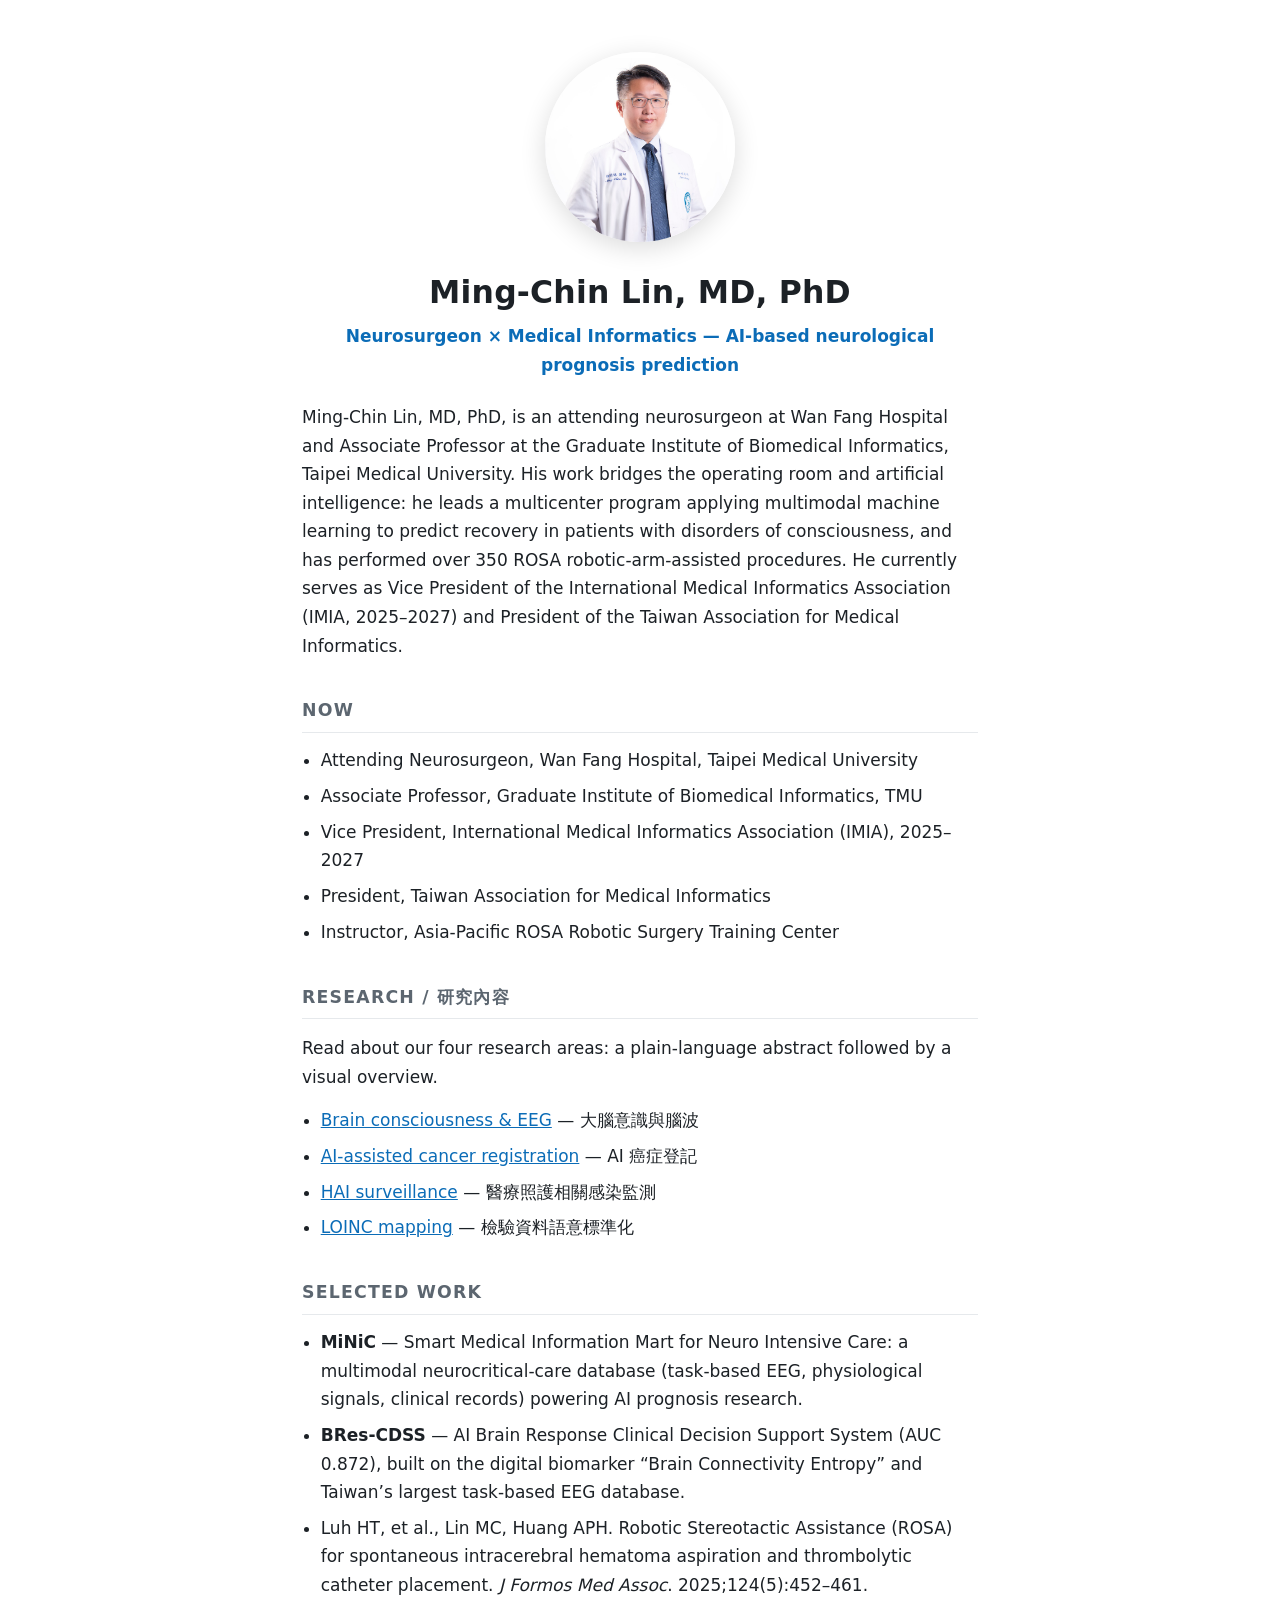
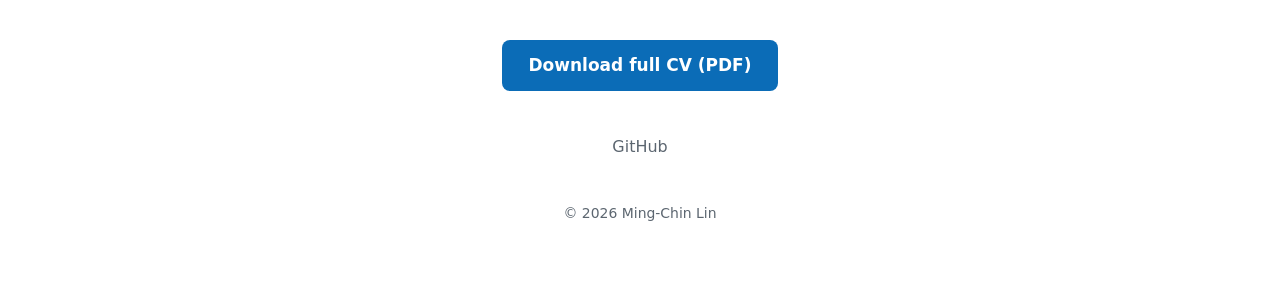
<file: index.html>
<!DOCTYPE html>
<html lang="en">
<head>
<meta charset="utf-8">
<meta name="viewport" content="width=device-width, initial-scale=1">
<title>Ming-Chin Lin, MD, PhD</title>
<meta name="description" content="Ming-Chin Lin, MD, PhD — Neurosurgeon and Medical Informatics researcher. AI-based neurological prognosis prediction.">
<style>
  :root { --accent:#0b6cb7; --ink:#1c2126; --muted:#5c6670; --line:#e6e9ec; --bg:#ffffff; }
  * { box-sizing:border-box; }
  body { margin:0; font:17px/1.68 -apple-system,"Segoe UI","Noto Sans TC",system-ui,sans-serif;
         color:var(--ink); background:var(--bg); }
  .wrap { max-width:720px; margin:0 auto; padding:52px 22px 80px; }
  .hero { text-align:center; margin-bottom:.6em; }
  .hero img { width:190px; height:190px; object-fit:cover; object-position:center 18%;
              border-radius:50%; box-shadow:0 6px 26px rgba(0,0,0,.14); }
  h1 { text-align:center; font-size:1.85em; margin:.5em 0 .1em; letter-spacing:.2px; }
  .tag { text-align:center; color:var(--accent); font-weight:600; margin:.1em 0 1.4em; }
  p { margin:.9em 0; }
  h2 { font-size:1.02em; text-transform:uppercase; letter-spacing:1.2px; color:var(--muted);
       border-bottom:1px solid var(--line); padding-bottom:6px; margin:2.1em 0 .8em; }
  ul { padding-left:1.1em; margin:.6em 0; }
  li { margin:.42em 0; }
  a { color:var(--accent); }
  .btn { display:inline-block; margin-top:.4em; padding:11px 26px; background:var(--accent);
         color:#fff; border-radius:8px; text-decoration:none; font-weight:600; }
  .btn:hover { background:#095a99; }
  .links { text-align:center; margin-top:2.4em; }
  .links a { display:inline-block; margin:0 10px; color:var(--muted); text-decoration:none; font-size:.94em; }
  .links a:hover { color:var(--accent); }
  footer { text-align:center; color:var(--muted); font-size:.82em; margin-top:3em; }
  @media (prefers-color-scheme: dark) {
    :root { --ink:#e8ebee; --muted:#9aa4ae; --line:#2a3138; --bg:#15191d; }
  }
</style>
</head>
<body>
<div class="wrap">
  <div class="hero"><img src="portrait.png" alt="Ming-Chin Lin, MD, PhD"></div>
  <h1>Ming-Chin Lin, MD, PhD</h1>
  <p class="tag">Neurosurgeon &times; Medical Informatics &mdash; AI-based neurological prognosis prediction</p>

  <p>Ming-Chin Lin, MD, PhD, is an attending neurosurgeon at Wan Fang Hospital and Associate Professor
  at the Graduate Institute of Biomedical Informatics, Taipei Medical University. His work bridges the
  operating room and artificial intelligence: he leads a multicenter program applying multimodal machine
  learning to predict recovery in patients with disorders of consciousness, and has performed over 350
  ROSA robotic-arm-assisted procedures. He currently serves as Vice President of the International Medical
  Informatics Association (IMIA, 2025&ndash;2027) and President of the Taiwan Association for Medical
  Informatics.</p>

  <h2>Now</h2>
  <ul>
    <li>Attending Neurosurgeon, Wan Fang Hospital, Taipei Medical University</li>
    <li>Associate Professor, Graduate Institute of Biomedical Informatics, TMU</li>
    <li>Vice President, International Medical Informatics Association (IMIA), 2025&ndash;2027</li>
    <li>President, Taiwan Association for Medical Informatics</li>
    <li>Instructor, Asia-Pacific ROSA Robotic Surgery Training Center</li>
  </ul>

  <h2>Research / 研究內容</h2>
  <p>Read about our four research areas: a plain-language abstract followed by a visual overview.</p>
  <ul>
    <li><a href="research/brain-consciousness/?lang=zh">Brain consciousness &amp; EEG</a> — 大腦意識與腦波</li>
    <li><a href="research/ai-cancer-registry/?lang=zh">AI-assisted cancer registration</a> — AI 癌症登記</li>
    <li><a href="research/hai-surveillance/?lang=zh">HAI surveillance</a> — 醫療照護相關感染監測</li>
    <li><a href="research/loinc-mapping/?lang=zh">LOINC mapping</a> — 檢驗資料語意標準化</li>
  </ul>

  <h2>Selected Work</h2>
  <ul>
    <li><strong>MiNiC</strong> &mdash; Smart Medical Information Mart for Neuro Intensive Care: a multimodal
    neurocritical-care database (task-based EEG, physiological signals, clinical records) powering AI
    prognosis research.</li>
    <li><strong>BRes-CDSS</strong> &mdash; AI Brain Response Clinical Decision Support System (AUC 0.872),
    built on the digital biomarker &ldquo;Brain Connectivity Entropy&rdquo; and Taiwan&rsquo;s largest
    task-based EEG database.</li>
    <li>Luh HT, et al., Lin MC, Huang APH. Robotic Stereotactic Assistance (ROSA) for spontaneous
    intracerebral hematoma aspiration and thrombolytic catheter placement.
    <em>J Formos Med Assoc</em>. 2025;124(5):452&ndash;461.</li>
  </ul>

  <p style="text-align:center;margin-top:2em;">
    <a class="btn" href="Ming-Chin_Lin_CV_2026.pdf">Download full CV (PDF)</a>
  </p>

  <div class="links">
    <a href="https://github.com/arbiterski">GitHub</a>
    <!-- 之後可加: <a href="https://orcid.org/XXXX">ORCID</a> <a href="mailto:you@example.com">Email</a> -->
  </div>

  <footer>&copy; 2026 Ming-Chin Lin</footer>
</div>
</body>
</html>
</file>
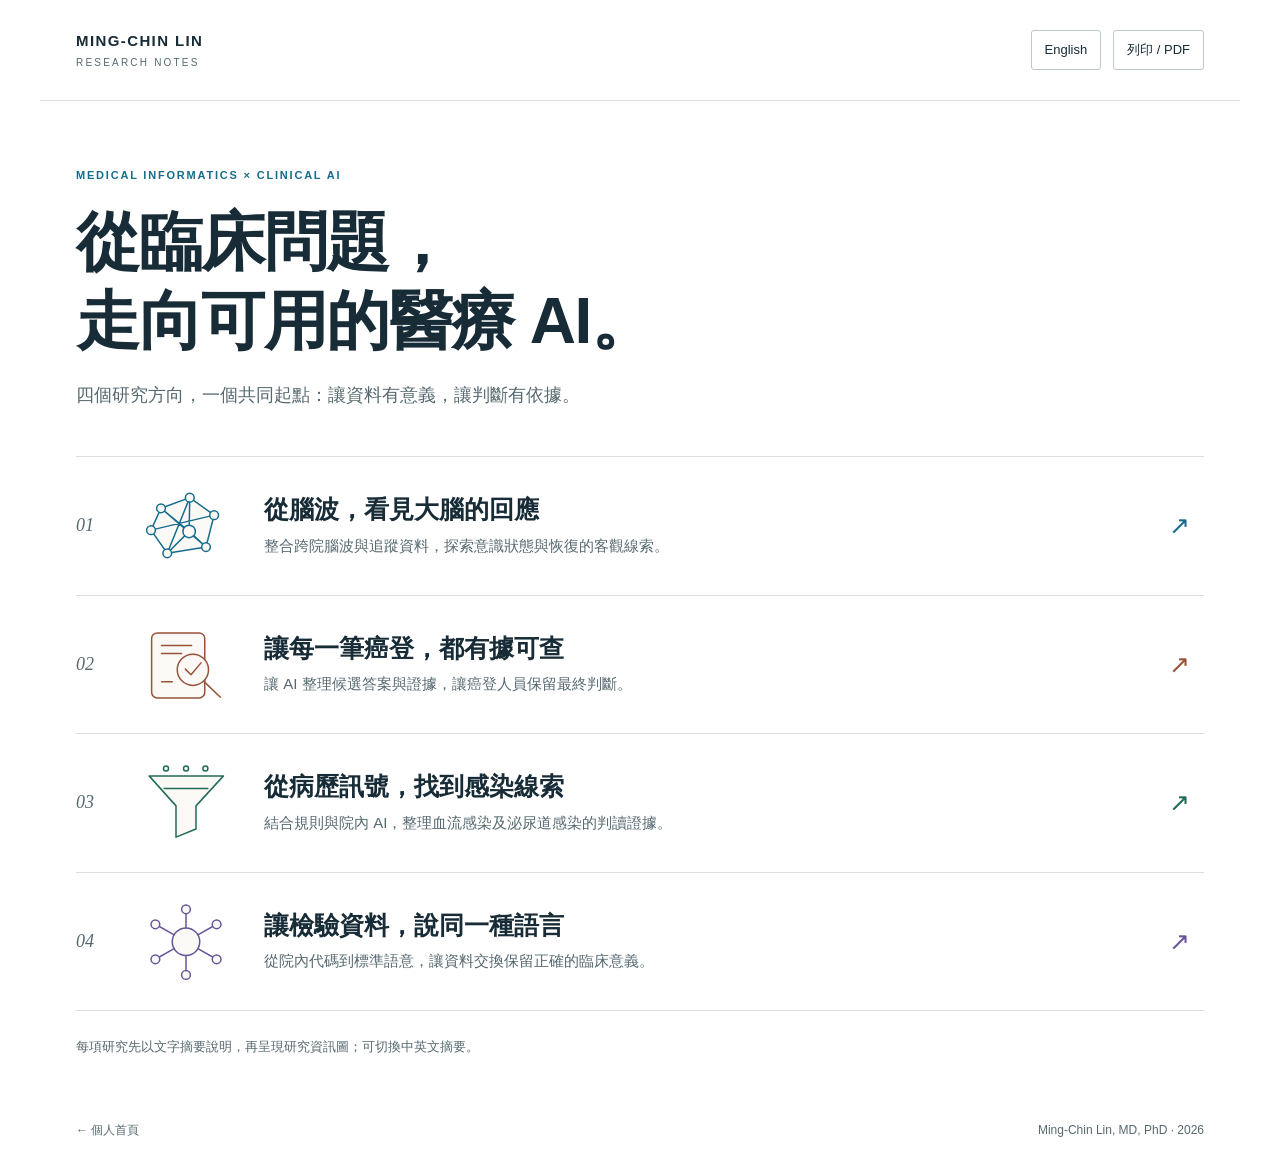
<file: research/index.html>
<!doctype html><html lang="zh-Hant"><head><meta charset="utf-8">
<meta name="viewport" content="width=device-width,initial-scale=1">
<title>研究計畫圖解 | Ming-Chin Lin Research</title>
<meta name="description" content="林明錦研究計畫圖解：大腦意識、AI 癌症登記、HAI 感染監測與 LOINC 對應。Bilingual graphical research abstracts.">
<link rel="stylesheet" href="assets/research.css"><script defer src="assets/research.js"></script></head><body>
<a class="skip" href="#main">Skip to content / 跳至內容</a>
<header class="site-header"><a class="brand" href="../" aria-label="Ming-Chin Lin home">MING-CHIN LIN <span>RESEARCH NOTES</span></a>
<div class="tools"><button id="language" type="button" aria-label="Switch to English">English</button><button class="print" type="button" data-zh="列印 / PDF" data-en="Print / PDF">列印 / PDF</button></div></header><main id="main" class="overview"><div class="eyebrow">MEDICAL INFORMATICS × CLINICAL AI</div>
<h1 class="" data-zh="從臨床問題，
走向可用的醫療 AI。" data-en="From clinical questions
to useful medical AI.">從臨床問題，
走向可用的醫療 AI。</h1>
<p class="intro" data-zh="四個研究方向，一個共同起點：讓資料有意義，讓判斷有依據。" data-en="Four research directions. One shared foundation: meaningful data and evidence-based judgment.">四個研究方向，一個共同起點：讓資料有意義，讓判斷有依據。</p>
<div class="research-list"><a class="research-row" href="brain-consciousness/" style="--accent:#166c8c"><span class="row-number">01</span>
<div class="row-icon"><svg viewBox="0 0 160 140" aria-hidden="true" focusable="false"><g fill="var(--paper)" stroke="currentColor" stroke-width="2.4" stroke-linecap="round" stroke-linejoin="round"><path d="m40 42 46-17 39 28-13 51-62 10-26-37 16-35m0 0 72 62M86 25 50 114m-26-37 101-24M40 42l45 37 27 25m-27-25 1-54m-1 54-35 35"/><circle cx="40" cy="42" r="7"/><circle cx="86" cy="25" r="7"/><circle cx="125" cy="53" r="7"/><circle cx="112" cy="104" r="7"/><circle cx="50" cy="114" r="7"/><circle cx="24" cy="77" r="7"/><circle cx="85" cy="79" r="10"/></g></svg></div><div><h2 class="" data-zh="從腦波，看見大腦的回應" data-en="Making brain responses visible">從腦波，看見大腦的回應</h2><p class="" data-zh="整合跨院腦波與追蹤資料，探索意識狀態與恢復的客觀線索。" data-en="Connecting multicenter EEG and follow-up data to investigate consciousness and recovery.">整合跨院腦波與追蹤資料，探索意識狀態與恢復的客觀線索。</p></div><span class="row-arrow" aria-hidden="true">↗</span></a><a class="research-row" href="ai-cancer-registry/" style="--accent:#995238"><span class="row-number">02</span>
<div class="row-icon"><svg viewBox="0 0 160 140" aria-hidden="true" focusable="false"><g fill="var(--paper)" stroke="currentColor" stroke-width="2.4" stroke-linecap="round" stroke-linejoin="round"><rect x="25" y="19" width="85" height="104" rx="9"/><path d="M41 39h48M41 52h32M41 97h17"/><circle cx="91" cy="78" r="25"/><path d="m109 97 26 25m-56-45 9 9 16-19"/></g></svg></div><div><h2 class="" data-zh="讓每一筆癌登，都有據可查" data-en="Cancer registration with traceable evidence">讓每一筆癌登，都有據可查</h2><p class="" data-zh="讓 AI 整理候選答案與證據，讓癌登人員保留最終判斷。" data-en="AI organizes candidate answers and evidence; cancer registrars retain the final judgment.">讓 AI 整理候選答案與證據，讓癌登人員保留最終判斷。</p></div><span class="row-arrow" aria-hidden="true">↗</span></a><a class="research-row" href="hai-surveillance/" style="--accent:#226a59"><span class="row-number">03</span>
<div class="row-icon"><svg viewBox="0 0 160 140" aria-hidden="true" focusable="false"><g fill="var(--paper)" stroke="currentColor" stroke-width="2.4" stroke-linecap="round" stroke-linejoin="round"><path d="M21 27h119L96 75v37l-32 13V75Z"/><circle cx="48" cy="15" r="4"/><circle cx="80" cy="15" r="4"/><circle cx="111" cy="15" r="4"/><path d="M45 47h70"/></g></svg></div><div><h2 class="" data-zh="從病歷訊號，找到感染線索" data-en="From clinical signals to infection evidence">從病歷訊號，找到感染線索</h2><p class="" data-zh="結合規則與院內 AI，整理血流感染及泌尿道感染的判讀證據。" data-en="Combine rules and on-premise AI to organize evidence for bloodstream and urinary tract infection surveillance.">結合規則與院內 AI，整理血流感染及泌尿道感染的判讀證據。</p></div><span class="row-arrow" aria-hidden="true">↗</span></a><a class="research-row" href="loinc-mapping/" style="--accent:#68569a"><span class="row-number">04</span>
<div class="row-icon"><svg viewBox="0 0 160 140" aria-hidden="true" focusable="false"><g fill="var(--paper)" stroke="currentColor" stroke-width="2.4" stroke-linecap="round" stroke-linejoin="round"><circle cx="80" cy="70" r="22"/><path d="M80 18v30m0 44v31m-49-81 30 17m38 22 30 17M31 98l30-17m38-22 30-17"/><circle cx="80" cy="18" r="7"/><circle cx="80" cy="123" r="7"/><circle cx="31" cy="42" r="7"/><circle cx="31" cy="98" r="7"/><circle cx="129" cy="42" r="7"/><circle cx="129" cy="98" r="7"/></g></svg></div><div><h2 class="" data-zh="讓檢驗資料，說同一種語言" data-en="A shared language for laboratory data">讓檢驗資料，說同一種語言</h2><p class="" data-zh="從院內代碼到標準語意，讓資料交換保留正確的臨床意義。" data-en="From local codes to shared semantics: preserving clinical meaning during data exchange.">從院內代碼到標準語意，讓資料交換保留正確的臨床意義。</p></div><span class="row-arrow" aria-hidden="true">↗</span></a></div>
<div class="overview-note"><p class="" data-zh="每項研究先以文字摘要說明，再呈現研究資訊圖；可切換中英文摘要。" data-en="Read each abstract first, then explore the infographic. Abstracts are available in Chinese and English.">每項研究先以文字摘要說明，再呈現研究資訊圖；可切換中英文摘要。</p></div></main><footer><a href="../"><span class="" data-zh="← 個人首頁" data-en="← Personal homepage">← 個人首頁</span></a><span>Ming-Chin Lin, MD, PhD · 2026</span></footer></body></html>
</file>
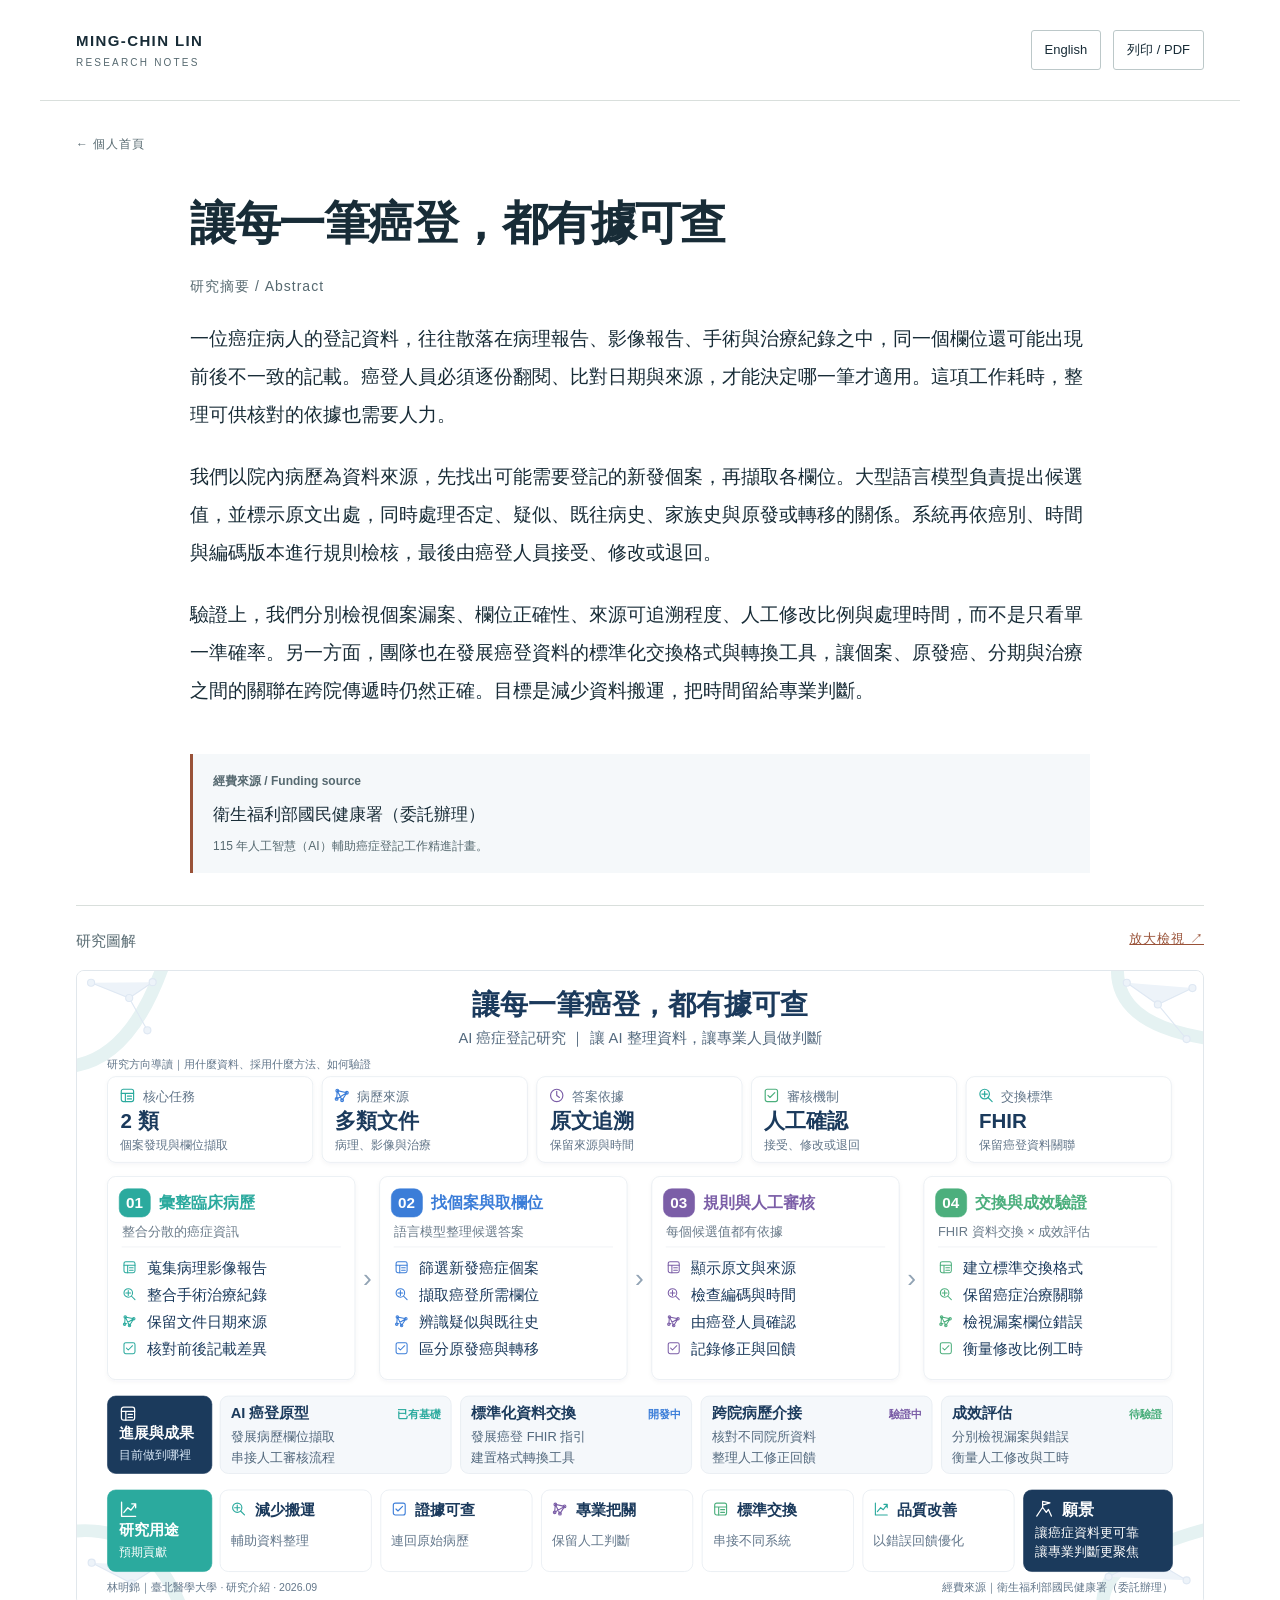
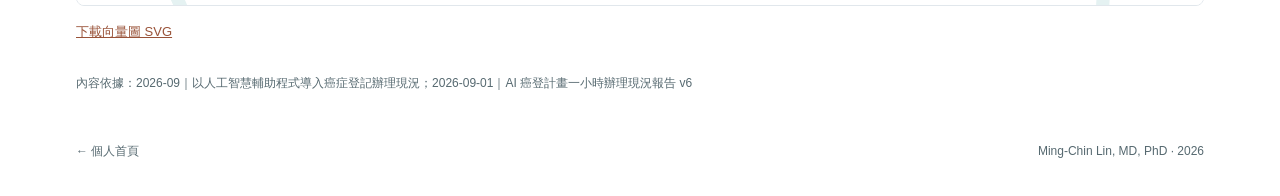
<file: research/ai-cancer-registry/index.html>
<!doctype html><html lang="zh-Hant"><head><meta charset="utf-8">
<meta name="viewport" content="width=device-width,initial-scale=1">
<title>讓每一筆癌登，都有據可查 | Ming-Chin Lin Research</title>
<meta name="description" content="林明錦研究計畫圖解：大腦意識、AI 癌症登記、HAI 感染監測與 LOINC 對應。Bilingual graphical research abstracts.">
<link rel="stylesheet" href="../assets/research.css"><script defer src="../assets/research.js"></script></head><body>
<a class="skip" href="#main">Skip to content / 跳至內容</a>
<header class="site-header"><a class="brand" href="../../" aria-label="Ming-Chin Lin home">MING-CHIN LIN <span>RESEARCH NOTES</span></a>
<div class="tools"><button id="language" type="button" aria-label="Switch to English">English</button><button class="print" type="button" data-zh="列印 / PDF" data-en="Print / PDF">列印 / PDF</button></div></header><main id="main" class="research-content" style="--accent:#995238">
<a class="back" href="../../"><span class="" data-zh="← 個人首頁" data-en="← Biography">← 個人首頁</span></a>
<article>
<header class="content-heading"><h1 class="" data-zh="讓每一筆癌登，都有據可查" data-en="Cancer registration with traceable evidence">讓每一筆癌登，都有據可查</h1><p class="abstract-label" data-zh="研究摘要 / Abstract" data-en="Abstract">研究摘要 / Abstract</p></header>
<div class="summary-copy"><p class="" data-zh="一位癌症病人的登記資料，往往散落在病理報告、影像報告、手術與治療紀錄之中，同一個欄位還可能出現前後不一致的記載。癌登人員必須逐份翻閱、比對日期與來源，才能決定哪一筆才適用。這項工作耗時，整理可供核對的依據也需要人力。" data-en="The registry information for a single cancer patient is often scattered across pathology reports, imaging reports, and surgical and treatment records, and the same field may carry conflicting entries. Registrars must read each document, compare dates and sources, and decide which value applies. The work is time-consuming, and organizing evidence for later review also requires staff effort.">一位癌症病人的登記資料，往往散落在病理報告、影像報告、手術與治療紀錄之中，同一個欄位還可能出現前後不一致的記載。癌登人員必須逐份翻閱、比對日期與來源，才能決定哪一筆才適用。這項工作耗時，整理可供核對的依據也需要人力。</p><p class="" data-zh="我們以院內病歷為資料來源，先找出可能需要登記的新發個案，再擷取各欄位。大型語言模型負責提出候選值，並標示原文出處，同時處理否定、疑似、既往病史、家族史與原發或轉移的關係。系統再依癌別、時間與編碼版本進行規則檢核，最後由癌登人員接受、修改或退回。" data-en="Using in-hospital clinical records as the source, we first identify newly diagnosed cases that may require registration, then extract individual fields. A large language model proposes candidate values and marks where each one appears in the original text, while handling negation, uncertainty, past medical history, family history, and primary versus metastatic relationships. The system then applies rule checks by cancer type, timing, and coding version, and registrars accept, revise, or reject each result.">我們以院內病歷為資料來源，先找出可能需要登記的新發個案，再擷取各欄位。大型語言模型負責提出候選值，並標示原文出處，同時處理否定、疑似、既往病史、家族史與原發或轉移的關係。系統再依癌別、時間與編碼版本進行規則檢核，最後由癌登人員接受、修改或退回。</p><p class="" data-zh="驗證上，我們分別檢視個案漏案、欄位正確性、來源可追溯程度、人工修改比例與處理時間，而不是只看單一準確率。另一方面，團隊也在發展癌登資料的標準化交換格式與轉換工具，讓個案、原發癌、分期與治療之間的關聯在跨院傳遞時仍然正確。目標是減少資料搬運，把時間留給專業判斷。" data-en="For evaluation, we separately examine missed cases, field accuracy, evidence traceability, correction rates, and processing time, rather than reporting a single accuracy figure. In parallel, the team is developing standardized exchange formats and conversion tools for registry data so that the links among patients, primary cancers, staging, and treatment remain correct when data move between institutions. The goal is less manual data transfer and more time for professional judgment.">驗證上，我們分別檢視個案漏案、欄位正確性、來源可追溯程度、人工修改比例與處理時間，而不是只看單一準確率。另一方面，團隊也在發展癌登資料的標準化交換格式與轉換工具，讓個案、原發癌、分期與治療之間的關聯在跨院傳遞時仍然正確。目標是減少資料搬運，把時間留給專業判斷。</p></div>
<aside class="funding"><strong><span class="" data-zh="經費來源 / Funding source" data-en="Funding source">經費來源 / Funding source</span></strong><p class="funding-name" data-zh="衛生福利部國民健康署（委託辦理）" data-en="Health Promotion Administration, Ministry of Health and Welfare, Taiwan (commissioned project)">衛生福利部國民健康署（委託辦理）</p><p class="funding-note" data-zh="115 年人工智慧（AI）輔助癌症登記工作精進計畫。" data-en="2026 AI-assisted cancer registration improvement project.">115 年人工智慧（AI）輔助癌症登記工作精進計畫。</p></aside>
<figure class="infographic">
<figcaption><span class="" data-zh="研究圖解" data-en="Research infographic (Traditional Chinese)">研究圖解</span><a href="../assets/infographics/ai-cancer-registry.svg" target="_blank" rel="noopener"><span class="" data-zh="放大檢視 ↗" data-en="View full size ↗">放大檢視 ↗</span></a></figcaption>
<a href="../assets/infographics/ai-cancer-registry.svg" target="_blank" rel="noopener" aria-label="放大研究資訊圖 / Enlarge infographic"><img src="../assets/infographics/ai-cancer-registry.svg" width="1920" height="1080" alt="讓每一筆癌登，都有據可查：研究方向、方法學、目前進展與成果、預期用途；各項成果標示研究狀態。"></a>
<div class="image-downloads"><a href="../assets/infographics/ai-cancer-registry.svg" download><span class="" data-zh="下載向量圖 SVG" data-en="Download SVG">下載向量圖 SVG</span></a></div>
</figure>
<p class="source-note"><span class="" data-zh="內容依據：" data-en="Source documents: ">內容依據：</span>2026-09｜以人工智慧輔助程式導入癌症登記辦理現況；2026-09-01｜AI 癌登計畫一小時辦理現況報告 v6</p>
</article></main><footer><a href="../../"><span class="" data-zh="← 個人首頁" data-en="← Biography">← 個人首頁</span></a><span>Ming-Chin Lin, MD, PhD · 2026</span></footer></body></html>
</file>
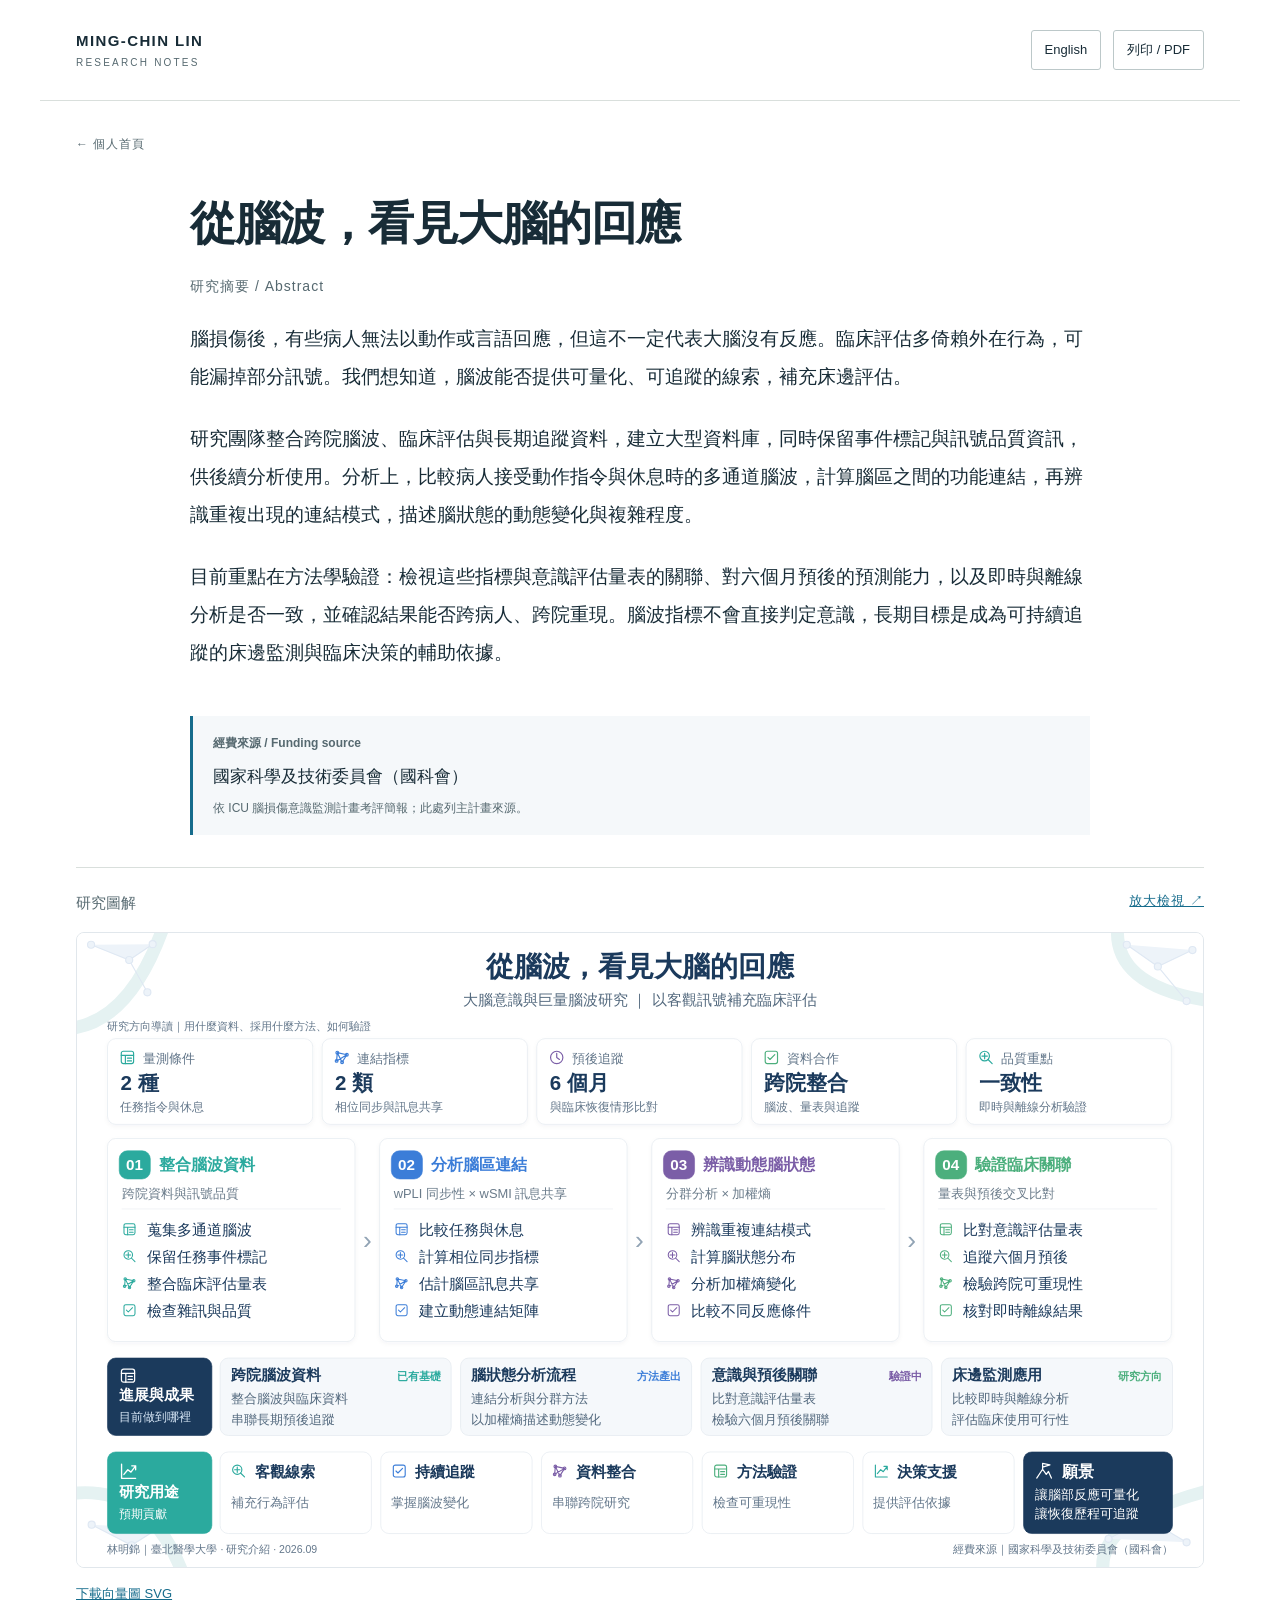
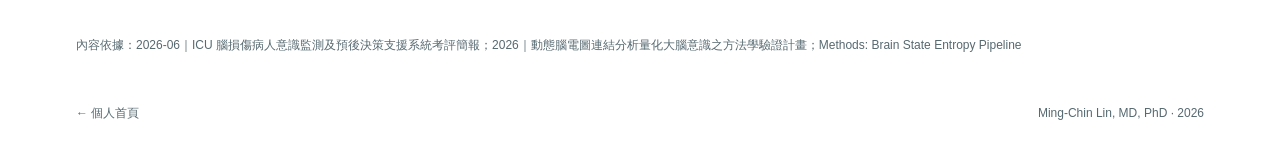
<file: research/brain-consciousness/index.html>
<!doctype html><html lang="zh-Hant"><head><meta charset="utf-8">
<meta name="viewport" content="width=device-width,initial-scale=1">
<title>從腦波，看見大腦的回應 | Ming-Chin Lin Research</title>
<meta name="description" content="林明錦研究計畫圖解：大腦意識、AI 癌症登記、HAI 感染監測與 LOINC 對應。Bilingual graphical research abstracts.">
<link rel="stylesheet" href="../assets/research.css"><script defer src="../assets/research.js"></script></head><body>
<a class="skip" href="#main">Skip to content / 跳至內容</a>
<header class="site-header"><a class="brand" href="../../" aria-label="Ming-Chin Lin home">MING-CHIN LIN <span>RESEARCH NOTES</span></a>
<div class="tools"><button id="language" type="button" aria-label="Switch to English">English</button><button class="print" type="button" data-zh="列印 / PDF" data-en="Print / PDF">列印 / PDF</button></div></header><main id="main" class="research-content" style="--accent:#166c8c">
<a class="back" href="../../"><span class="" data-zh="← 個人首頁" data-en="← Biography">← 個人首頁</span></a>
<article>
<header class="content-heading"><h1 class="" data-zh="從腦波，看見大腦的回應" data-en="Making brain responses visible">從腦波，看見大腦的回應</h1><p class="abstract-label" data-zh="研究摘要 / Abstract" data-en="Abstract">研究摘要 / Abstract</p></header>
<div class="summary-copy"><p class="" data-zh="腦損傷後，有些病人無法以動作或言語回應，但這不一定代表大腦沒有反應。臨床評估多倚賴外在行為，可能漏掉部分訊號。我們想知道，腦波能否提供可量化、可追蹤的線索，補充床邊評估。" data-en="After brain injury, some patients cannot respond through movement or speech, yet this does not necessarily mean the brain is unresponsive. Clinical assessment relies largely on observable behavior and may miss part of the picture. We ask whether EEG can offer quantifiable, trackable clues that complement bedside evaluation.">腦損傷後，有些病人無法以動作或言語回應，但這不一定代表大腦沒有反應。臨床評估多倚賴外在行為，可能漏掉部分訊號。我們想知道，腦波能否提供可量化、可追蹤的線索，補充床邊評估。</p><p class="" data-zh="研究團隊整合跨院腦波、臨床評估與長期追蹤資料，建立大型資料庫，同時保留事件標記與訊號品質資訊，供後續分析使用。分析上，比較病人接受動作指令與休息時的多通道腦波，計算腦區之間的功能連結，再辨識重複出現的連結模式，描述腦狀態的動態變化與複雜程度。" data-en="The team is building a large multicenter database that integrates EEG, clinical assessments, and long-term follow-up, while preserving event annotations and signal-quality information for later analysis. Analytically, we compare multichannel EEG recorded during movement instructions and at rest, estimate functional connectivity between brain regions, identify recurring connectivity patterns, and describe the dynamics and complexity of brain states.">研究團隊整合跨院腦波、臨床評估與長期追蹤資料，建立大型資料庫，同時保留事件標記與訊號品質資訊，供後續分析使用。分析上，比較病人接受動作指令與休息時的多通道腦波，計算腦區之間的功能連結，再辨識重複出現的連結模式，描述腦狀態的動態變化與複雜程度。</p><p class="" data-zh="目前重點在方法學驗證：檢視這些指標與意識評估量表的關聯、對六個月預後的預測能力，以及即時與離線分析是否一致，並確認結果能否跨病人、跨院重現。腦波指標不會直接判定意識，長期目標是成為可持續追蹤的床邊監測與臨床決策的輔助依據。" data-en="The current focus is methodological validation: examining how these measures relate to consciousness assessment scales, whether they predict six-month outcome, whether real-time and offline analyses agree, and whether results reproduce across patients and sites. EEG measures will not determine consciousness on their own. The long-term aim is to support longitudinal bedside monitoring and clinical decision-making.">目前重點在方法學驗證：檢視這些指標與意識評估量表的關聯、對六個月預後的預測能力，以及即時與離線分析是否一致，並確認結果能否跨病人、跨院重現。腦波指標不會直接判定意識，長期目標是成為可持續追蹤的床邊監測與臨床決策的輔助依據。</p></div>
<aside class="funding"><strong><span class="" data-zh="經費來源 / Funding source" data-en="Funding source">經費來源 / Funding source</span></strong><p class="funding-name" data-zh="國家科學及技術委員會（國科會）" data-en="National Science and Technology Council (NSTC), Taiwan">國家科學及技術委員會（國科會）</p><p class="funding-note" data-zh="依 ICU 腦損傷意識監測計畫考評簡報；此處列主計畫來源。" data-en="Source of the main ICU brain-injury monitoring program, as identified in its review presentation.">依 ICU 腦損傷意識監測計畫考評簡報；此處列主計畫來源。</p></aside>
<figure class="infographic">
<figcaption><span class="" data-zh="研究圖解" data-en="Research infographic (Traditional Chinese)">研究圖解</span><a href="../assets/infographics/brain-consciousness.svg" target="_blank" rel="noopener"><span class="" data-zh="放大檢視 ↗" data-en="View full size ↗">放大檢視 ↗</span></a></figcaption>
<a href="../assets/infographics/brain-consciousness.svg" target="_blank" rel="noopener" aria-label="放大研究資訊圖 / Enlarge infographic"><img src="../assets/infographics/brain-consciousness.svg" width="1920" height="1080" alt="從腦波，看見大腦的回應：研究方向、方法學、目前進展與成果、預期用途；各項成果標示研究狀態。"></a>
<div class="image-downloads"><a href="../assets/infographics/brain-consciousness.svg" download><span class="" data-zh="下載向量圖 SVG" data-en="Download SVG">下載向量圖 SVG</span></a></div>
</figure>
<p class="source-note"><span class="" data-zh="內容依據：" data-en="Source documents: ">內容依據：</span>2026-06｜ICU 腦損傷病人意識監測及預後決策支援系統考評簡報；2026｜動態腦電圖連結分析量化大腦意識之方法學驗證計畫；Methods: Brain State Entropy Pipeline</p>
</article></main><footer><a href="../../"><span class="" data-zh="← 個人首頁" data-en="← Biography">← 個人首頁</span></a><span>Ming-Chin Lin, MD, PhD · 2026</span></footer></body></html>
</file>
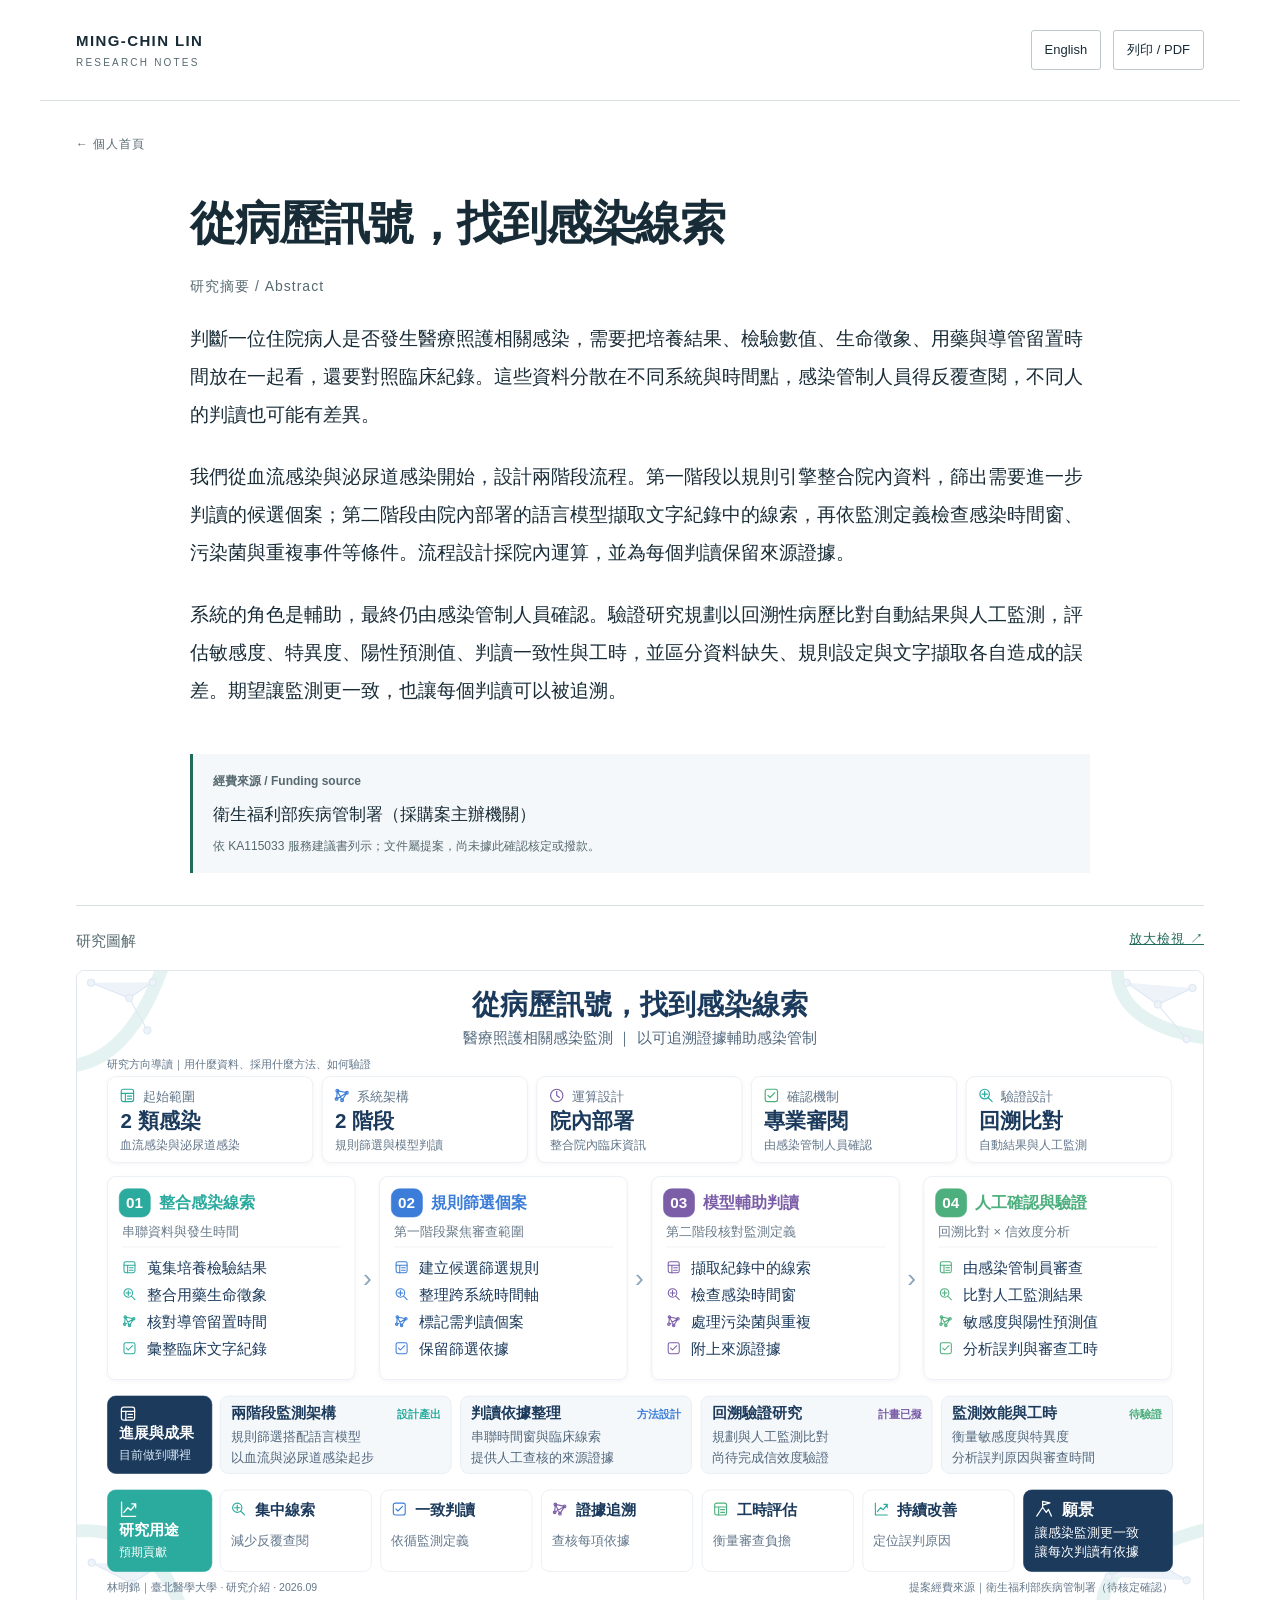
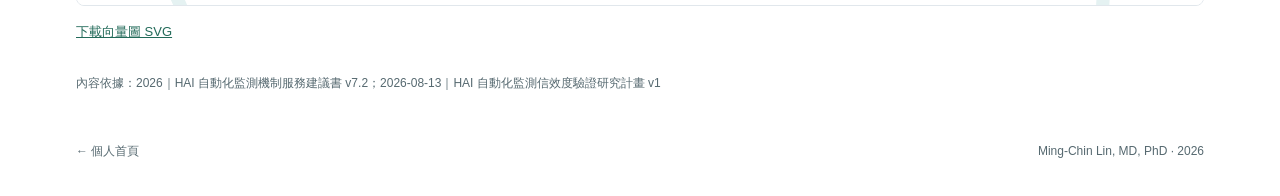
<file: research/hai-surveillance/index.html>
<!doctype html><html lang="zh-Hant"><head><meta charset="utf-8">
<meta name="viewport" content="width=device-width,initial-scale=1">
<title>從病歷訊號，找到感染線索 | Ming-Chin Lin Research</title>
<meta name="description" content="林明錦研究計畫圖解：大腦意識、AI 癌症登記、HAI 感染監測與 LOINC 對應。Bilingual graphical research abstracts.">
<link rel="stylesheet" href="../assets/research.css"><script defer src="../assets/research.js"></script></head><body>
<a class="skip" href="#main">Skip to content / 跳至內容</a>
<header class="site-header"><a class="brand" href="../../" aria-label="Ming-Chin Lin home">MING-CHIN LIN <span>RESEARCH NOTES</span></a>
<div class="tools"><button id="language" type="button" aria-label="Switch to English">English</button><button class="print" type="button" data-zh="列印 / PDF" data-en="Print / PDF">列印 / PDF</button></div></header><main id="main" class="research-content" style="--accent:#226a59">
<a class="back" href="../../"><span class="" data-zh="← 個人首頁" data-en="← Biography">← 個人首頁</span></a>
<article>
<header class="content-heading"><h1 class="" data-zh="從病歷訊號，找到感染線索" data-en="From clinical signals to infection evidence">從病歷訊號，找到感染線索</h1><p class="abstract-label" data-zh="研究摘要 / Abstract" data-en="Abstract">研究摘要 / Abstract</p></header>
<div class="summary-copy"><p class="" data-zh="判斷一位住院病人是否發生醫療照護相關感染，需要把培養結果、檢驗數值、生命徵象、用藥與導管留置時間放在一起看，還要對照臨床紀錄。這些資料分散在不同系統與時間點，感染管制人員得反覆查閱，不同人的判讀也可能有差異。" data-en="Deciding whether a hospitalized patient has developed a healthcare-associated infection means viewing culture results, laboratory values, vital signs, medications, and device placement timing together, and checking them against clinical notes. These data sit in different systems and at different time points, so infection-control staff must review them repeatedly, and interpretations can vary between reviewers.">判斷一位住院病人是否發生醫療照護相關感染，需要把培養結果、檢驗數值、生命徵象、用藥與導管留置時間放在一起看，還要對照臨床紀錄。這些資料分散在不同系統與時間點，感染管制人員得反覆查閱，不同人的判讀也可能有差異。</p><p class="" data-zh="我們從血流感染與泌尿道感染開始，設計兩階段流程。第一階段以規則引擎整合院內資料，篩出需要進一步判讀的候選個案；第二階段由院內部署的語言模型擷取文字紀錄中的線索，再依監測定義檢查感染時間窗、污染菌與重複事件等條件。流程設計採院內運算，並為每個判讀保留來源證據。" data-en="We begin with bloodstream and urinary tract infections and use a two-stage workflow. In the first stage, a rule engine integrates in-hospital data and screens candidate cases that need further assessment. In the second stage, a language model deployed inside the hospital extracts clues from free-text notes, after which surveillance definitions are applied to check infection time windows, common contaminants, and duplicate events. The workflow is designed for on-premise computation and retention of source evidence for each assessment.">我們從血流感染與泌尿道感染開始，設計兩階段流程。第一階段以規則引擎整合院內資料，篩出需要進一步判讀的候選個案；第二階段由院內部署的語言模型擷取文字紀錄中的線索，再依監測定義檢查感染時間窗、污染菌與重複事件等條件。流程設計採院內運算，並為每個判讀保留來源證據。</p><p class="" data-zh="系統的角色是輔助，最終仍由感染管制人員確認。驗證研究規劃以回溯性病歷比對自動結果與人工監測，評估敏感度、特異度、陽性預測值、判讀一致性與工時，並區分資料缺失、規則設定與文字擷取各自造成的誤差。期望讓監測更一致，也讓每個判讀可以被追溯。" data-en="The system plays a supporting role; infection-control professionals make the final confirmation. The planned validation study compares automated results against manual surveillance using retrospective records, measuring sensitivity, specificity, positive predictive value, inter-rater agreement, and review time, and separating errors caused by missing data, rule settings, and text extraction. The aim is more consistent surveillance in which each assessment can be traced.">系統的角色是輔助，最終仍由感染管制人員確認。驗證研究規劃以回溯性病歷比對自動結果與人工監測，評估敏感度、特異度、陽性預測值、判讀一致性與工時，並區分資料缺失、規則設定與文字擷取各自造成的誤差。期望讓監測更一致，也讓每個判讀可以被追溯。</p></div>
<aside class="funding"><strong><span class="" data-zh="經費來源 / Funding source" data-en="Funding source">經費來源 / Funding source</span></strong><p class="funding-name" data-zh="衛生福利部疾病管制署（採購案主辦機關）" data-en="Taiwan Centers for Disease Control, Ministry of Health and Welfare (procuring agency)">衛生福利部疾病管制署（採購案主辦機關）</p><p class="funding-note" data-zh="依 KA115033 服務建議書列示；文件屬提案，尚未據此確認核定或撥款。" data-en="Identified in the KA115033 service proposal; award and disbursement are not established by this document.">依 KA115033 服務建議書列示；文件屬提案，尚未據此確認核定或撥款。</p></aside>
<figure class="infographic">
<figcaption><span class="" data-zh="研究圖解" data-en="Research infographic (Traditional Chinese)">研究圖解</span><a href="../assets/infographics/hai-surveillance.svg" target="_blank" rel="noopener"><span class="" data-zh="放大檢視 ↗" data-en="View full size ↗">放大檢視 ↗</span></a></figcaption>
<a href="../assets/infographics/hai-surveillance.svg" target="_blank" rel="noopener" aria-label="放大研究資訊圖 / Enlarge infographic"><img src="../assets/infographics/hai-surveillance.svg" width="1920" height="1080" alt="從病歷訊號，找到感染線索：研究方向、方法學、目前進展與成果、預期用途；各項成果標示研究狀態。"></a>
<div class="image-downloads"><a href="../assets/infographics/hai-surveillance.svg" download><span class="" data-zh="下載向量圖 SVG" data-en="Download SVG">下載向量圖 SVG</span></a></div>
</figure>
<p class="source-note"><span class="" data-zh="內容依據：" data-en="Source documents: ">內容依據：</span>2026｜HAI 自動化監測機制服務建議書 v7.2；2026-08-13｜HAI 自動化監測信效度驗證研究計畫 v1</p>
</article></main><footer><a href="../../"><span class="" data-zh="← 個人首頁" data-en="← Biography">← 個人首頁</span></a><span>Ming-Chin Lin, MD, PhD · 2026</span></footer></body></html>
</file>
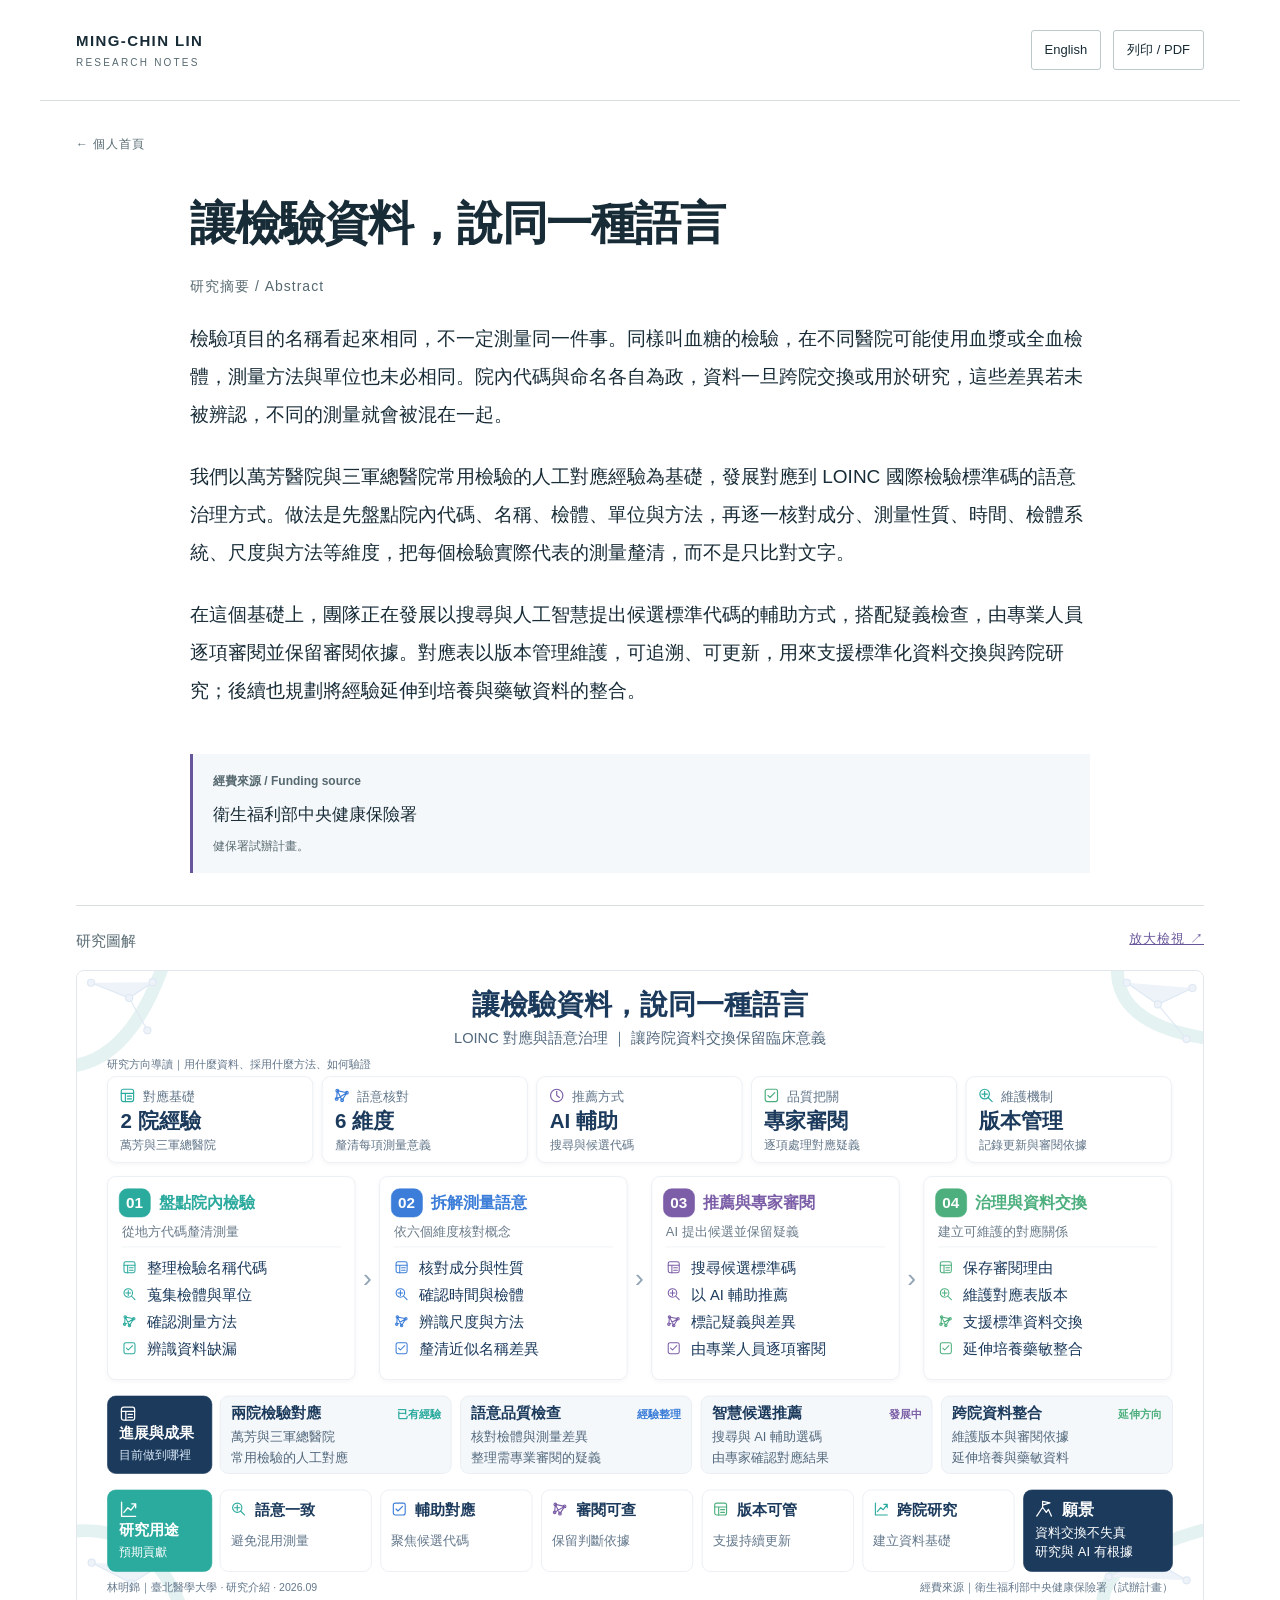
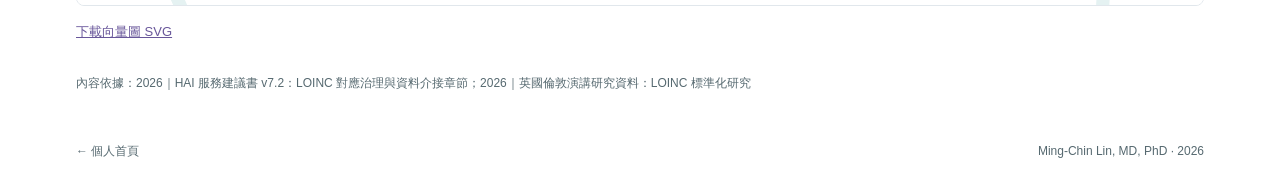
<file: research/loinc-mapping/index.html>
<!doctype html><html lang="zh-Hant"><head><meta charset="utf-8">
<meta name="viewport" content="width=device-width,initial-scale=1">
<title>讓檢驗資料，說同一種語言 | Ming-Chin Lin Research</title>
<meta name="description" content="林明錦研究計畫圖解：大腦意識、AI 癌症登記、HAI 感染監測與 LOINC 對應。Bilingual graphical research abstracts.">
<link rel="stylesheet" href="../assets/research.css"><script defer src="../assets/research.js"></script></head><body>
<a class="skip" href="#main">Skip to content / 跳至內容</a>
<header class="site-header"><a class="brand" href="../../" aria-label="Ming-Chin Lin home">MING-CHIN LIN <span>RESEARCH NOTES</span></a>
<div class="tools"><button id="language" type="button" aria-label="Switch to English">English</button><button class="print" type="button" data-zh="列印 / PDF" data-en="Print / PDF">列印 / PDF</button></div></header><main id="main" class="research-content" style="--accent:#68569a">
<a class="back" href="../../"><span class="" data-zh="← 個人首頁" data-en="← Biography">← 個人首頁</span></a>
<article>
<header class="content-heading"><h1 class="" data-zh="讓檢驗資料，說同一種語言" data-en="A shared language for laboratory data">讓檢驗資料，說同一種語言</h1><p class="abstract-label" data-zh="研究摘要 / Abstract" data-en="Abstract">研究摘要 / Abstract</p></header>
<div class="summary-copy"><p class="" data-zh="檢驗項目的名稱看起來相同，不一定測量同一件事。同樣叫血糖的檢驗，在不同醫院可能使用血漿或全血檢體，測量方法與單位也未必相同。院內代碼與命名各自為政，資料一旦跨院交換或用於研究，這些差異若未被辨認，不同的測量就會被混在一起。" data-en="Laboratory tests with similar names do not necessarily measure the same thing. A test labeled blood glucose may be run on plasma at one hospital and whole blood at another, with different methods and units. Local codes and naming conventions vary from site to site, and once data are exchanged across hospitals or used for research, unrecognized differences cause distinct measurements to be mixed together.">檢驗項目的名稱看起來相同，不一定測量同一件事。同樣叫血糖的檢驗，在不同醫院可能使用血漿或全血檢體，測量方法與單位也未必相同。院內代碼與命名各自為政，資料一旦跨院交換或用於研究，這些差異若未被辨認，不同的測量就會被混在一起。</p><p class="" data-zh="我們以萬芳醫院與三軍總醫院常用檢驗的人工對應經驗為基礎，發展對應到 LOINC 國際檢驗標準碼的語意治理方式。做法是先盤點院內代碼、名稱、檢體、單位與方法，再逐一核對成分、測量性質、時間、檢體系統、尺度與方法等維度，把每個檢驗實際代表的測量釐清，而不是只比對文字。" data-en="Building on hands-on experience mapping routine tests at Wan Fang Hospital and Tri-Service General Hospital, we are developing a semantic governance approach for mapping local tests to LOINC, the international standard for laboratory codes. The work starts with an inventory of local codes, names, specimens, units, and methods, then checks each test along the dimensions of component, property, timing, system or specimen, scale, and method, clarifying what each test actually measures rather than matching text alone.">我們以萬芳醫院與三軍總醫院常用檢驗的人工對應經驗為基礎，發展對應到 LOINC 國際檢驗標準碼的語意治理方式。做法是先盤點院內代碼、名稱、檢體、單位與方法，再逐一核對成分、測量性質、時間、檢體系統、尺度與方法等維度，把每個檢驗實際代表的測量釐清，而不是只比對文字。</p><p class="" data-zh="在這個基礎上，團隊正在發展以搜尋與人工智慧提出候選標準代碼的輔助方式，搭配疑義檢查，由專業人員逐項審閱並保留審閱依據。對應表以版本管理維護，可追溯、可更新，用來支援標準化資料交換與跨院研究；後續也規劃將經驗延伸到培養與藥敏資料的整合。" data-en="On this foundation, the team is developing search- and AI-based assistance that proposes candidate standard codes, paired with discrepancy checks, with domain experts reviewing each item and recording the rationale for their decisions. Mapping tables are maintained under version control so they remain traceable and updatable, supporting standardized data exchange and cross-site research. We also plan to extend this experience to the integration of culture and antimicrobial susceptibility data.">在這個基礎上，團隊正在發展以搜尋與人工智慧提出候選標準代碼的輔助方式，搭配疑義檢查，由專業人員逐項審閱並保留審閱依據。對應表以版本管理維護，可追溯、可更新，用來支援標準化資料交換與跨院研究；後續也規劃將經驗延伸到培養與藥敏資料的整合。</p></div>
<aside class="funding"><strong><span class="" data-zh="經費來源 / Funding source" data-en="Funding source">經費來源 / Funding source</span></strong><p class="funding-name" data-zh="衛生福利部中央健康保險署" data-en="National Health Insurance Administration, Ministry of Health and Welfare, Taiwan">衛生福利部中央健康保險署</p><p class="funding-note" data-zh="健保署試辦計畫。" data-en="NHIA pilot program.">健保署試辦計畫。</p></aside>
<figure class="infographic">
<figcaption><span class="" data-zh="研究圖解" data-en="Research infographic (Traditional Chinese)">研究圖解</span><a href="../assets/infographics/loinc-mapping.svg" target="_blank" rel="noopener"><span class="" data-zh="放大檢視 ↗" data-en="View full size ↗">放大檢視 ↗</span></a></figcaption>
<a href="../assets/infographics/loinc-mapping.svg" target="_blank" rel="noopener" aria-label="放大研究資訊圖 / Enlarge infographic"><img src="../assets/infographics/loinc-mapping.svg" width="1920" height="1080" alt="讓檢驗資料，說同一種語言：研究方向、方法學、目前進展與成果、預期用途；各項成果標示研究狀態。"></a>
<div class="image-downloads"><a href="../assets/infographics/loinc-mapping.svg" download><span class="" data-zh="下載向量圖 SVG" data-en="Download SVG">下載向量圖 SVG</span></a></div>
</figure>
<p class="source-note"><span class="" data-zh="內容依據：" data-en="Source documents: ">內容依據：</span>2026｜HAI 服務建議書 v7.2：LOINC 對應治理與資料介接章節；2026｜英國倫敦演講研究資料：LOINC 標準化研究</p>
</article></main><footer><a href="../../"><span class="" data-zh="← 個人首頁" data-en="← Biography">← 個人首頁</span></a><span>Ming-Chin Lin, MD, PhD · 2026</span></footer></body></html>
</file>
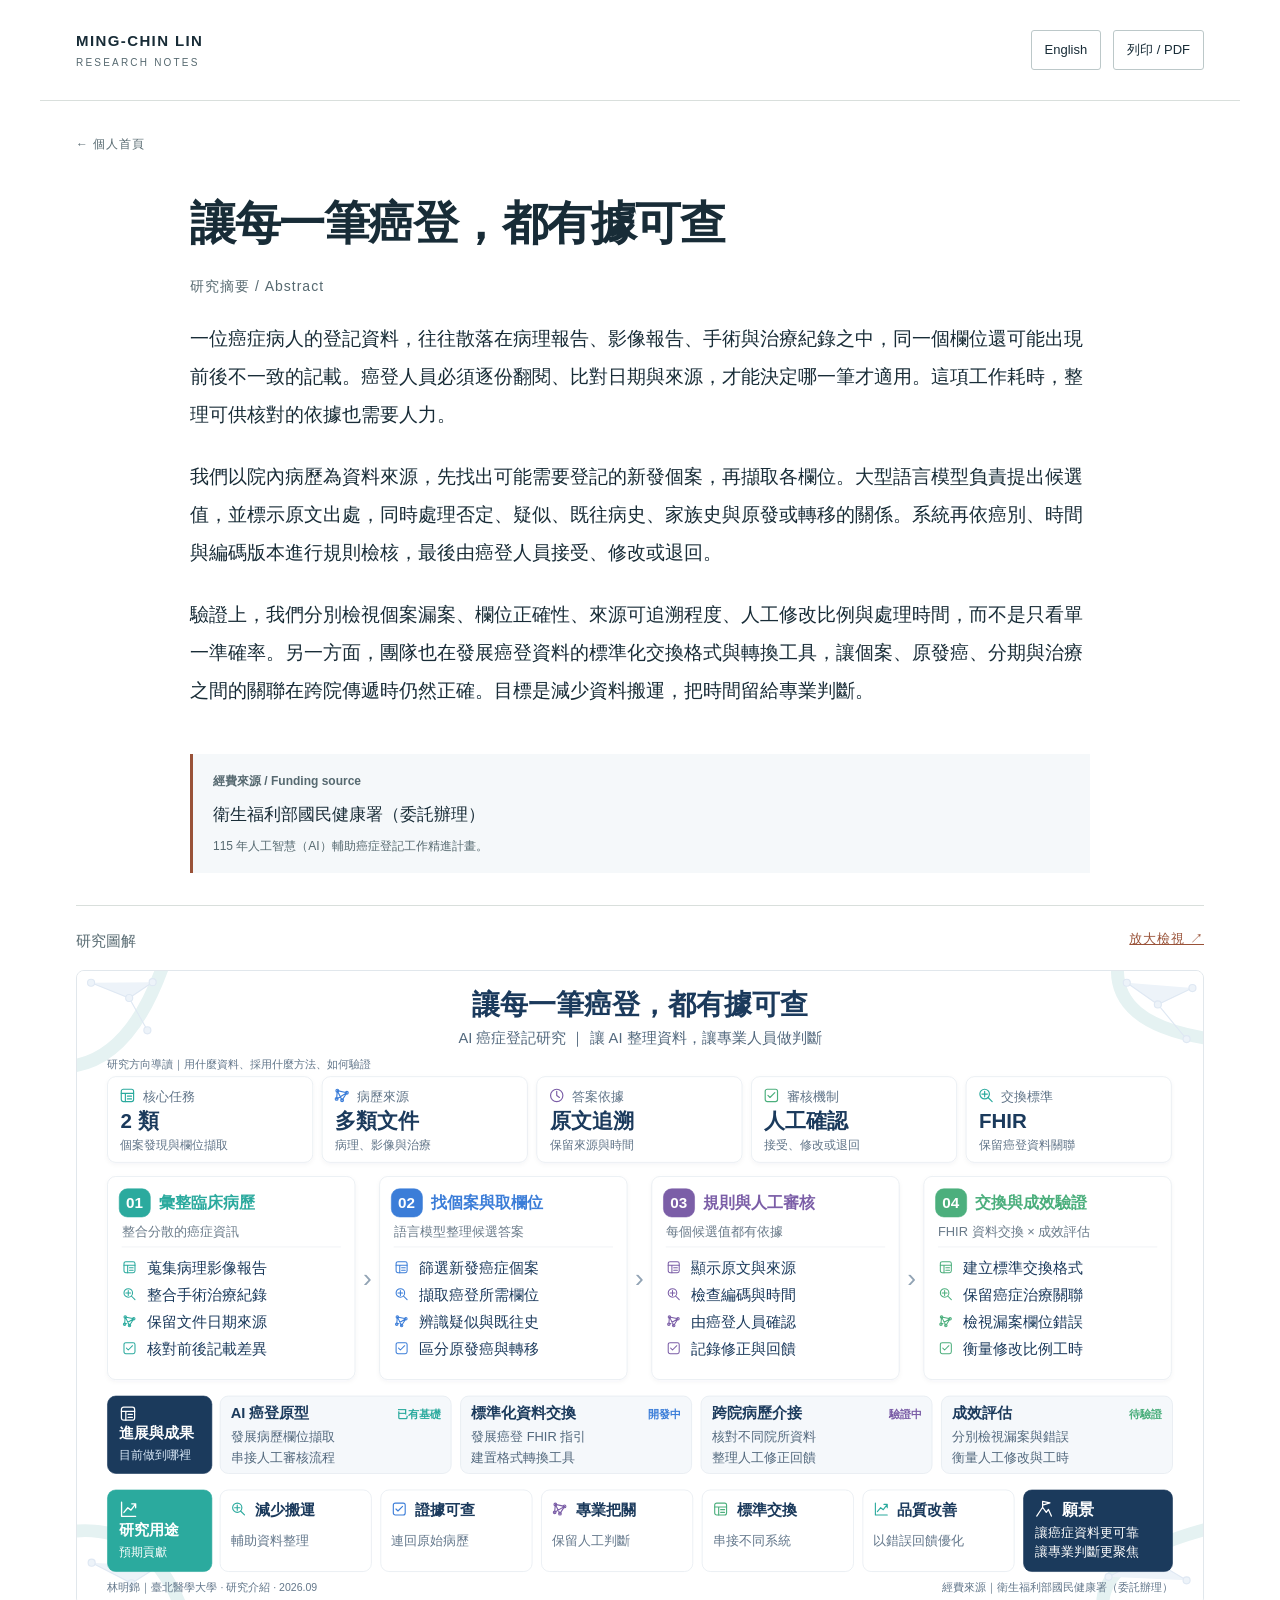
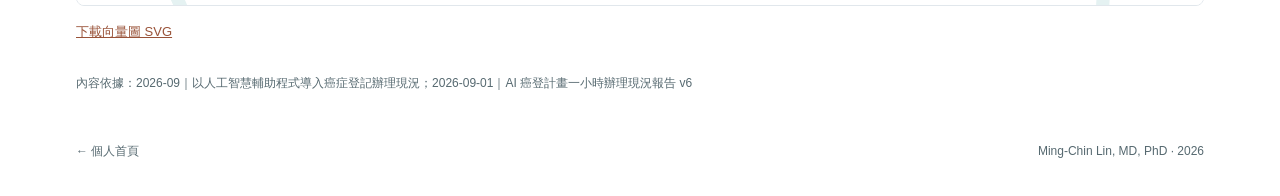
<file: research/ai-cancer-registry/summary.html>
<!doctype html><html lang="zh-Hant"><head><meta charset="utf-8"><title>研究內容</title><script>location.replace('./' + location.search + location.hash)</script></head><body><a href="./">前往研究內容 / Read the research</a></body></html>
</file>
<file: research/assets/research.css>
:root{--paper:#faf9f5;--ink:#182c37;--muted:#566970;--line:#d9dfdc;--accent:#166c8c}
*{box-sizing:border-box}body{margin:0;background:var(--paper);color:var(--ink);font:16px/1.75 -apple-system,BlinkMacSystemFont,"Segoe UI","PingFang TC","Noto Sans TC",sans-serif}a{color:inherit}button,summary,a{-webkit-tap-highlight-color:transparent}a:focus-visible,button:focus-visible,summary:focus-visible{outline:3px solid var(--accent);outline-offset:5px}.site-header,main,footer{max-width:1200px;margin:auto}.site-header{display:flex;justify-content:space-between;align-items:center;padding:28px 36px;border-bottom:1px solid var(--line);gap:20px}.brand{font-size:15px;letter-spacing:1.4px;font-weight:750;text-decoration:none}.brand span{display:block;font-size:10px;letter-spacing:2.2px;color:var(--muted);font-weight:500}.tools{display:flex;gap:12px}button{background:transparent;border:1px solid #bcc8c9;border-radius:3px;padding:8px 13px;color:var(--ink);font:inherit;font-size:13px;cursor:pointer}button:hover{background:#e7ece9}main{padding:30px 36px 12px}.back{text-decoration:none;font-size:12px;letter-spacing:1px;color:var(--muted)}.abstract{padding-top:34px}.eyebrow{font-size:11px;letter-spacing:1.8px;font-weight:650;color:var(--accent);display:flex;justify-content:space-between;gap:20px}h1{font-size:clamp(32px,4vw,52px);line-height:1.24;letter-spacing:-1.5px;margin:18px 0 12px;max-width:1050px;text-wrap:balance}.subtitle{color:var(--muted);font-size:17px;margin:0}.question{display:flex;align-items:center;gap:20px;margin:30px 0 20px;padding:17px 0;border-top:1px solid var(--line);border-bottom:1px solid var(--line)}.q-label{font:italic 40px/1 Georgia,serif;color:var(--accent)}.question p{font-size:20px;line-height:1.5;margin:0;font-weight:550}figure{margin:22px 0 28px}figcaption{font-size:12px;font-weight:700;letter-spacing:1px;display:flex;justify-content:space-between;gap:12px}figcaption>span{font-weight:400;color:var(--muted);letter-spacing:0}.pathway{list-style:none;display:grid;grid-template-columns:repeat(4,minmax(0,1fr));gap:34px;padding:0;margin:20px 0 0}.pathway>li{position:relative;min-width:0}.pathway>li:not(:last-child):after{content:'→';position:absolute;top:62px;right:-27px;color:var(--accent);font-size:28px}.stage-top{position:relative;height:135px;color:var(--accent)}.stage-top svg{height:135px;width:100%}.step{position:absolute;top:0;left:0;font:italic 15px Georgia,serif;opacity:.65}.pathway h3{font-size:19px;line-height:1.4;margin:12px 0 5px;text-wrap:balance}.stage-label{font-size:12px;color:var(--muted);margin:0;min-height:25px}details{font-size:13px}summary{cursor:pointer;color:var(--accent);padding:6px 0;width:fit-content}details p{color:var(--muted);margin:7px 0;font-size:14px}.explanation{display:grid;grid-template-columns:repeat(3,1fr);gap:32px;border-top:1px solid var(--line);padding-top:24px}.explanation h2{font-size:13px;color:var(--accent);margin:0 0 8px}.explanation p{font-size:15px;line-height:1.8;margin:0}.takeaway{border-left:3px solid var(--accent);padding:10px 22px;margin:28px 0 12px;background:#ffffff80}.takeaway p{font-size:23px;line-height:1.45;margin:7px 0 0;font-weight:600;text-wrap:balance}.boundary{font-size:12px;color:var(--muted);margin:15px 0}.sources{border-top:1px solid var(--line);padding-top:8px;color:var(--muted)}.sources li{font-size:12px}.project-nav{display:flex;flex-wrap:wrap;gap:12px 24px;padding:28px 0 10px}.project-nav a{font-size:12px;color:var(--muted);text-decoration:none}.project-nav a[aria-current]{color:var(--accent);text-decoration:underline;text-underline-offset:4px}footer{display:flex;justify-content:space-between;gap:20px;padding:24px 36px 34px;font-size:12px;color:var(--muted)}footer a{text-decoration:none}.overview{padding-top:65px}.overview h1{font-size:clamp(36px,5vw,64px);white-space:pre-line;max-width:950px}.intro{font-size:18px;color:var(--muted);max-width:730px}.research-list{margin-top:45px;border-top:1px solid var(--line)}.research-row{display:grid;grid-template-columns:32px 100px 1fr 35px;gap:28px;align-items:center;border-bottom:1px solid var(--line);padding:25px 0;text-decoration:none}.research-row:hover h2{color:var(--accent)}.row-number{font:italic 18px Georgia,serif;color:var(--muted)}.row-icon{color:var(--accent)}.row-icon svg{width:100%;display:block}.research-row h2{font-size:25px;line-height:1.3;margin:0 0 7px;transition:color .2s}.research-row p{font-size:15px;color:var(--muted);margin:0;max-width:750px}.row-arrow{font-size:25px;color:var(--accent)}.overview-note{margin:25px 0;font-size:13px;color:var(--muted)}.skip{position:absolute;top:-100px;left:20px;z-index:10;background:white;padding:12px}.skip:focus{top:10px}
@media(max-width:760px){.site-header{padding:20px}.brand{font-size:12px}.brand span{font-size:8px}.tools{gap:6px}button{font-size:12px;padding:7px 9px}main{padding:24px 20px}.abstract{padding-top:25px}.eyebrow{font-size:9px;letter-spacing:1px}h1{letter-spacing:-.7px}.subtitle{font-size:14px}.question{gap:12px}.question p{font-size:18px}.pathway{grid-template-columns:1fr 1fr;gap:28px}.pathway>li:nth-child(2):after{display:none}.stage-top,.stage-top svg{height:115px}.pathway h3{font-size:17px}.pathway>li:not(:last-child):after{right:-23px;top:49px}.explanation{grid-template-columns:1fr;gap:20px}.takeaway p{font-size:21px}figcaption{align-items:start;font-size:11px}figcaption>span{max-width:170px;text-align:right;font-size:10px}.research-row{grid-template-columns:22px 1fr 20px;gap:15px}.row-icon{display:none}.research-row h2{font-size:22px}.research-row p{font-size:14px}.overview{padding-top:40px}footer{padding:20px;flex-direction:column;gap:7px}}
@media print{@page{size:A4 landscape;margin:10mm}.site-header,.back,.tools,.project-nav,footer,.sources,.skip{display:none}body{background:#fff;font-size:11px;-webkit-print-color-adjust:exact;print-color-adjust:exact}main{padding:0;max-width:none}.abstract{padding:0;--paper:#fff}h1{font-size:30px;margin:8px 0}.eyebrow{font-size:9px}.subtitle{font-size:13px}.question{margin:14px 0;padding:10px 0}.question p{font-size:15px}.q-label{font-size:28px}figure{margin:14px 0}.pathway{grid-template-columns:repeat(4,1fr);gap:28px;margin-top:10px}.stage-top,.stage-top svg{height:88px}.pathway>li:not(:last-child):after{top:32px;right:-23px;font-size:24px}.pathway h3{font-size:15px}.stage-label{font-size:10px}.pathway details{display:none}.explanation{grid-template-columns:repeat(3,1fr);gap:25px;padding-top:14px}.explanation p{font-size:11px;line-height:1.6}.explanation h2{font-size:11px}.takeaway{margin:17px 0 10px;padding:8px 16px}.takeaway p{font-size:18px}.boundary{font-size:9px}.abstract{break-inside:avoid}.overview h1{font-size:34px}.research-row{padding:14px 0}.research-row h2{font-size:21px}}

.print-credit{display:none}@media print{.print-credit{display:block;font-size:9px;color:var(--muted);border-top:1px solid var(--line);padding-top:8px;margin-top:16px}.explanation p{font-size:12px}.stage-top,.stage-top svg{height:100px}}

.page-tabs{display:flex;flex-wrap:wrap;gap:12px 28px;border-bottom:1px solid var(--line);margin:22px 0 0;padding-bottom:12px}.page-tabs a{font-size:14px;text-decoration:none;color:var(--muted)}.page-tabs a[aria-current]{color:var(--accent);font-weight:700;text-decoration:underline;text-underline-offset:17px}.summary-next{display:block;padding:18px 0;font-size:17px;font-weight:650;color:var(--accent);text-underline-offset:5px}.written-summary{max-width:900px;margin:38px auto 0}.written-summary h1{font-size:clamp(30px,3.5vw,46px)}.summary-copy{max-width:800px;margin:36px 0 30px}.summary-copy p{font-size:19px;line-height:2;margin:0 0 24px;text-wrap:pretty}.summary-copy p:first-child{font-weight:550}.summary-credit{font-size:12px;color:var(--muted);margin:25px 0 15px}.summary-back{display:inline-block;margin:28px 0 15px;font-size:14px;color:var(--accent)}@media(max-width:760px){.page-tabs{gap:10px 18px}.page-tabs a{font-size:12px}.written-summary{margin-top:30px}.summary-copy{margin-top:25px}.summary-copy p{font-size:17px;line-height:1.95}.summary-next{font-size:15px}}@media print{.page-tabs,.summary-next,.summary-back{display:none}.written-summary{margin:0;max-width:none}.written-summary h1{font-size:28px}.summary-copy{max-width:none;margin:22px 0}.summary-copy p{font-size:15px;line-height:1.9;margin-bottom:20px}.summary-credit{font-size:10px}.written-summary{break-inside:avoid}}

/* Research opens directly from the biography: abstract, then infographic. */
body{background:#fff}.research-content{padding-top:28px}.content-heading,.research-content .summary-copy{max-width:900px;margin-left:auto;margin-right:auto}.content-heading{margin-top:38px}.content-heading h1{font-size:clamp(30px,3.6vw,46px)}.abstract-label{color:var(--muted);font-size:14px;letter-spacing:1px;margin-top:22px}.research-content .summary-copy{margin-top:22px;margin-bottom:44px}.infographic{border-top:1px solid var(--line);padding-top:22px}.infographic figcaption{margin-bottom:16px;font-size:15px}.infographic img{display:block;width:100%;height:auto;border:1px solid #e1e7ec;border-radius:8px}.infographic figcaption a{font-size:13px;color:var(--accent);font-weight:400}.image-downloads{display:flex;gap:24px;font-size:13px;margin-top:15px;color:var(--accent)}.source-note{font-size:12px;color:var(--muted);line-height:1.8;margin:30px 0 10px}@media print{.content-heading{margin-top:0}.research-content .summary-copy p{font-size:15px}.infographic{break-before:page;border:0;padding:0}.infographic img{border:0}.infographic figcaption,.image-downloads,.source-note{display:none}}

.funding{max-width:900px;margin:0 auto 32px;border-left:3px solid var(--accent);padding:12px 20px;background:#f5f8fa}.funding strong{font-size:12px;color:var(--muted)}.funding-name{font-size:17px;margin:6px 0}.funding-note{font-size:12px;color:var(--muted);margin:4px 0}
</file>
